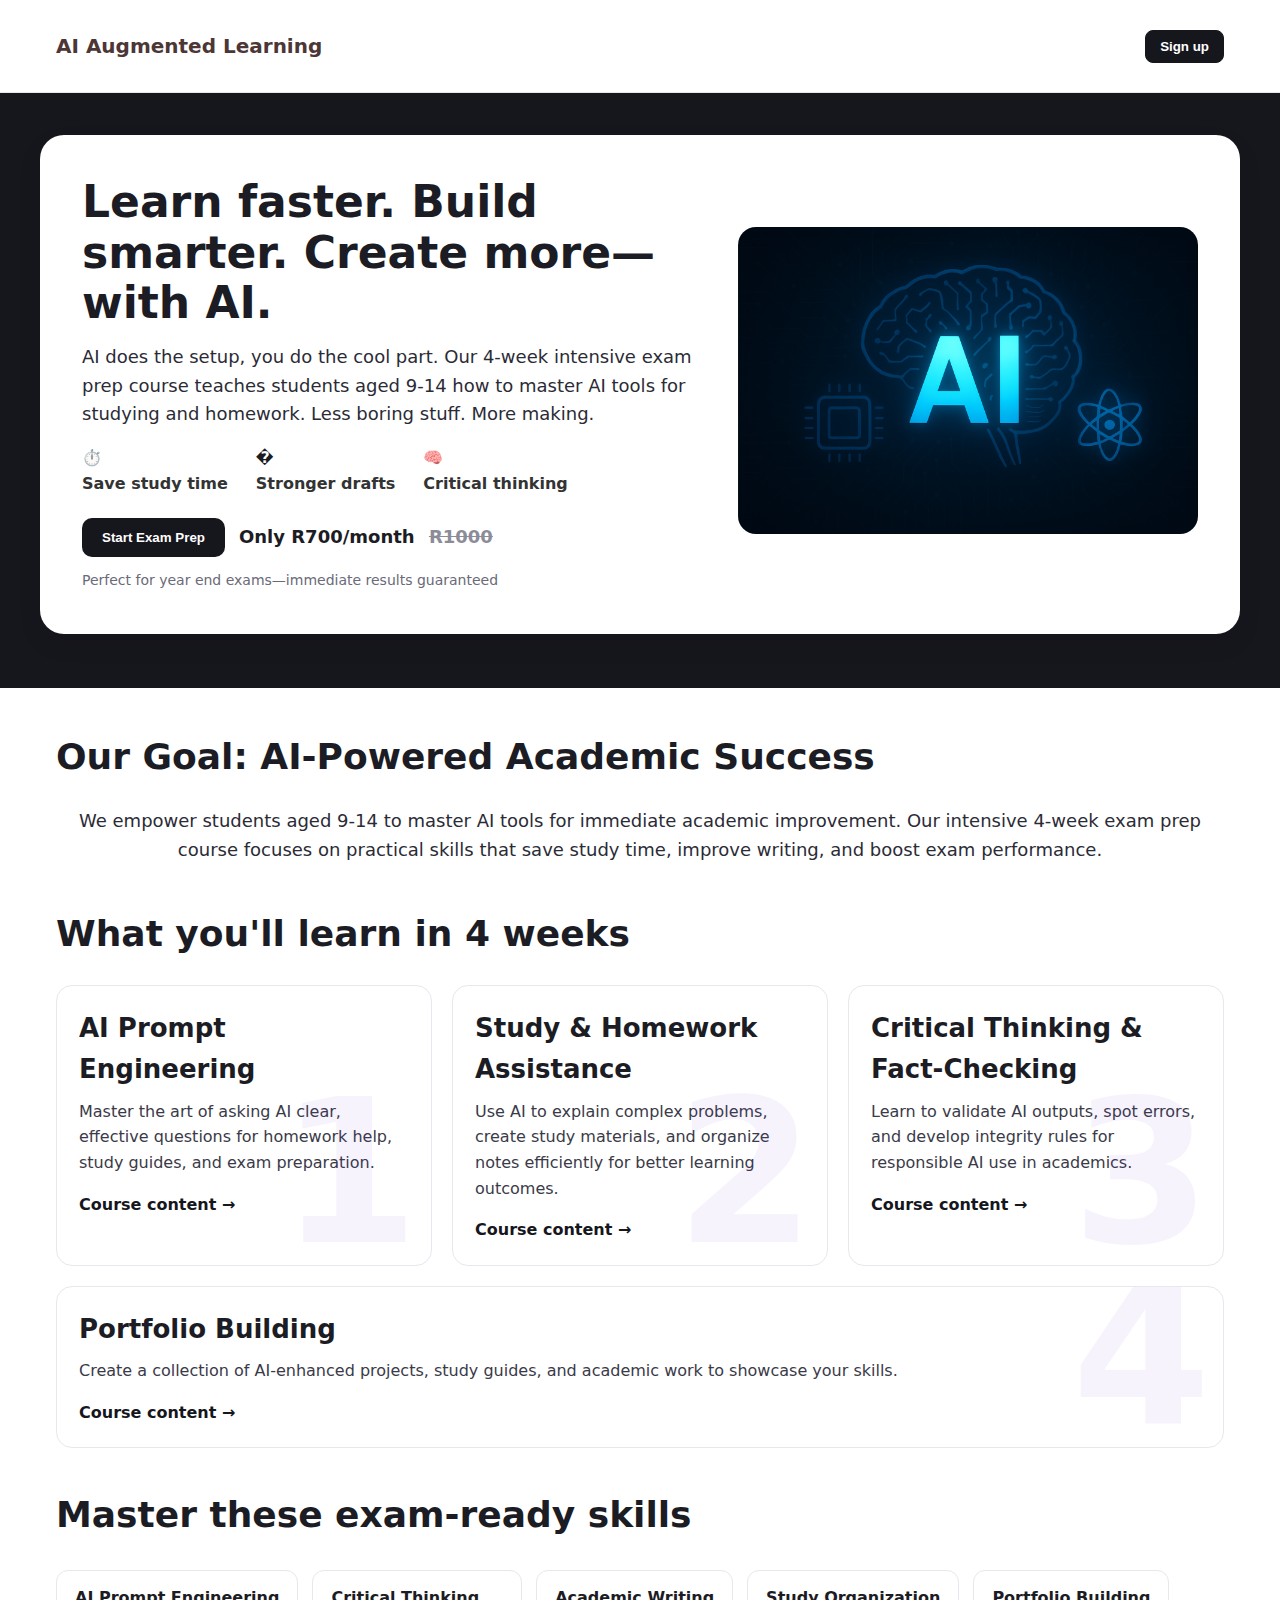
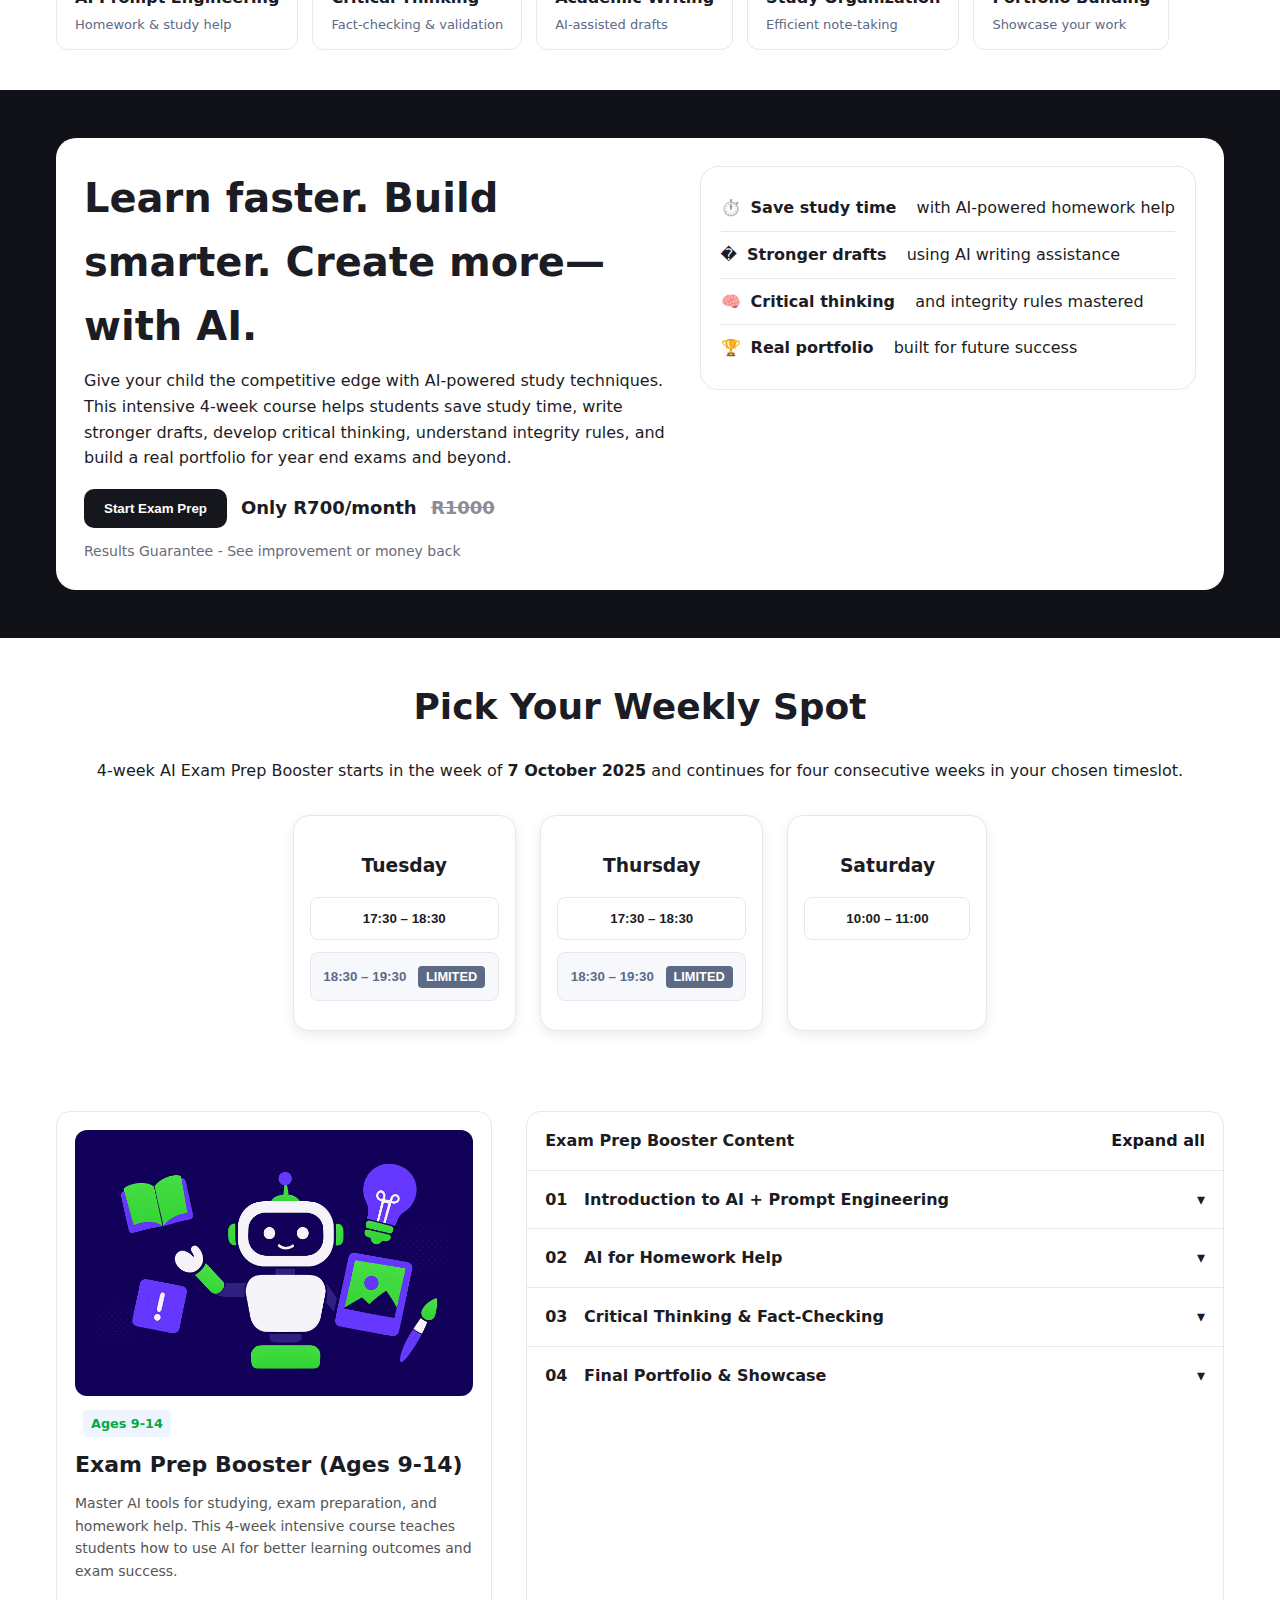
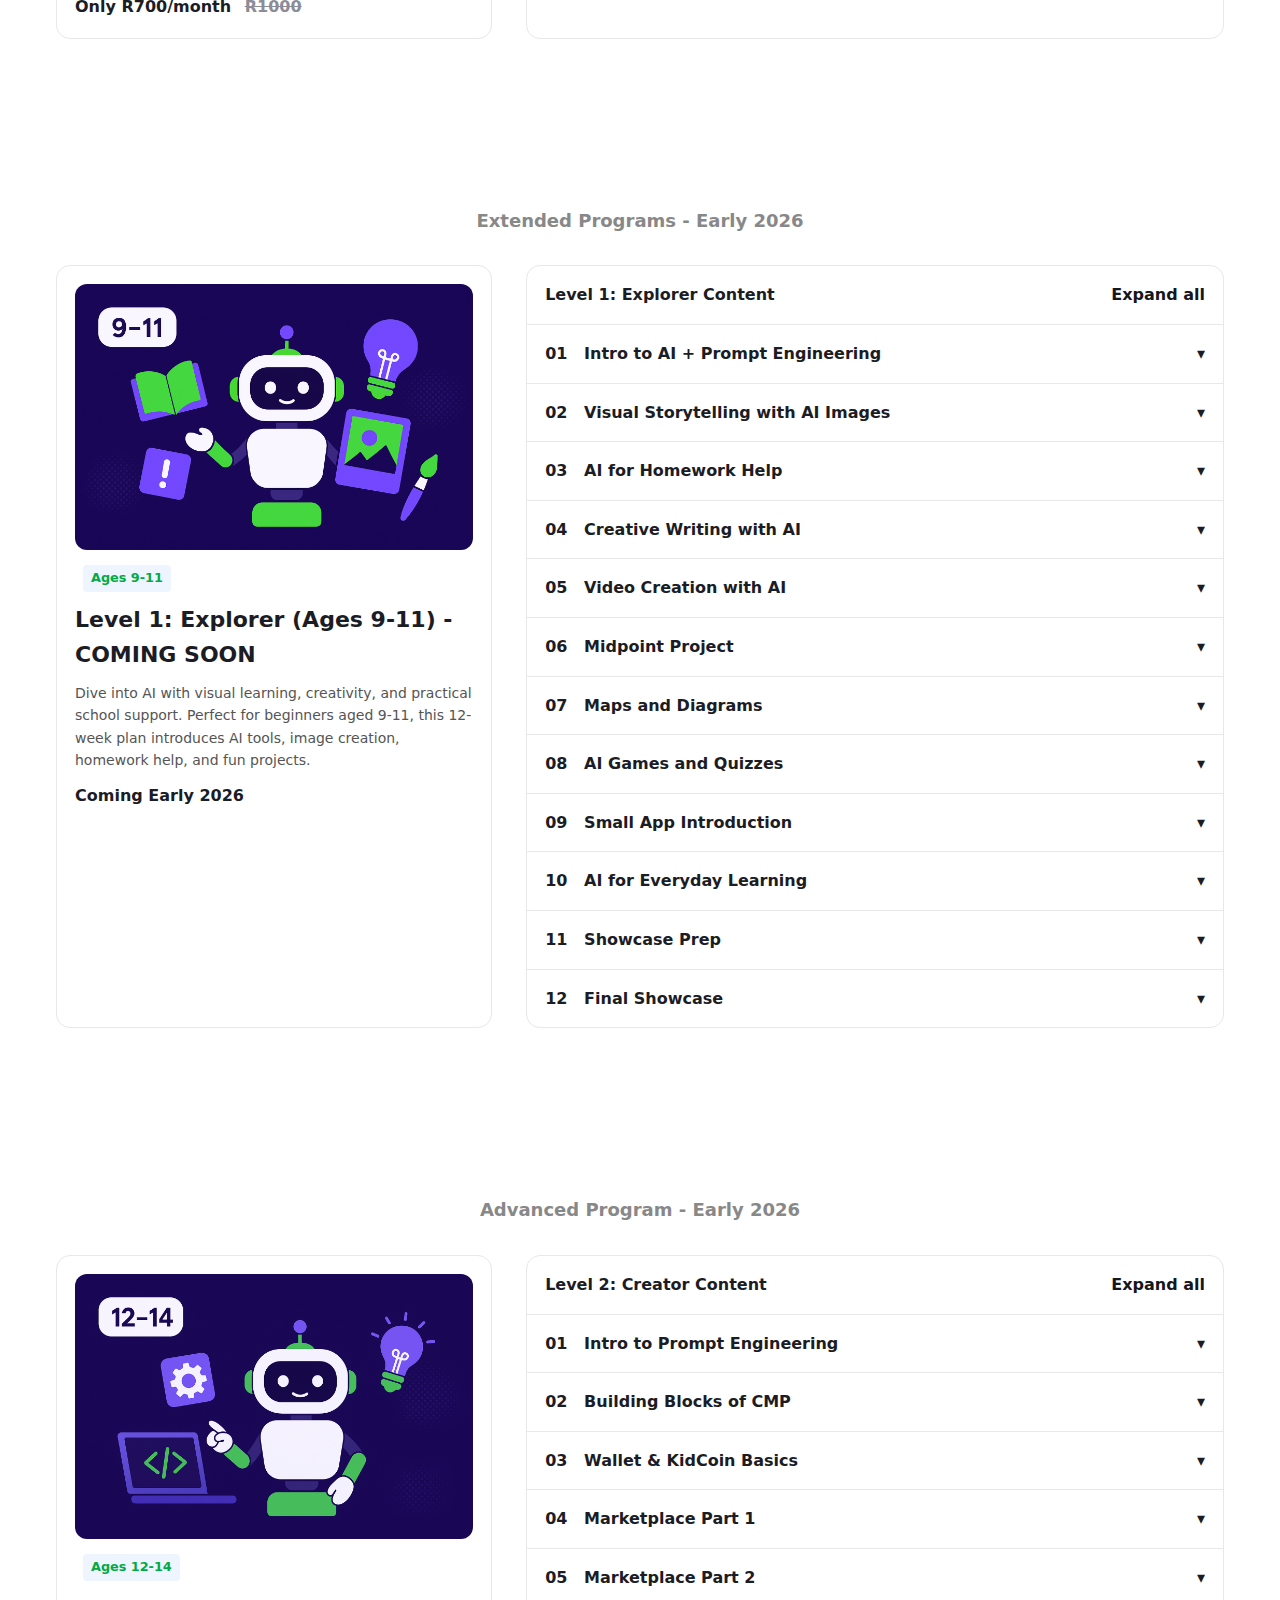
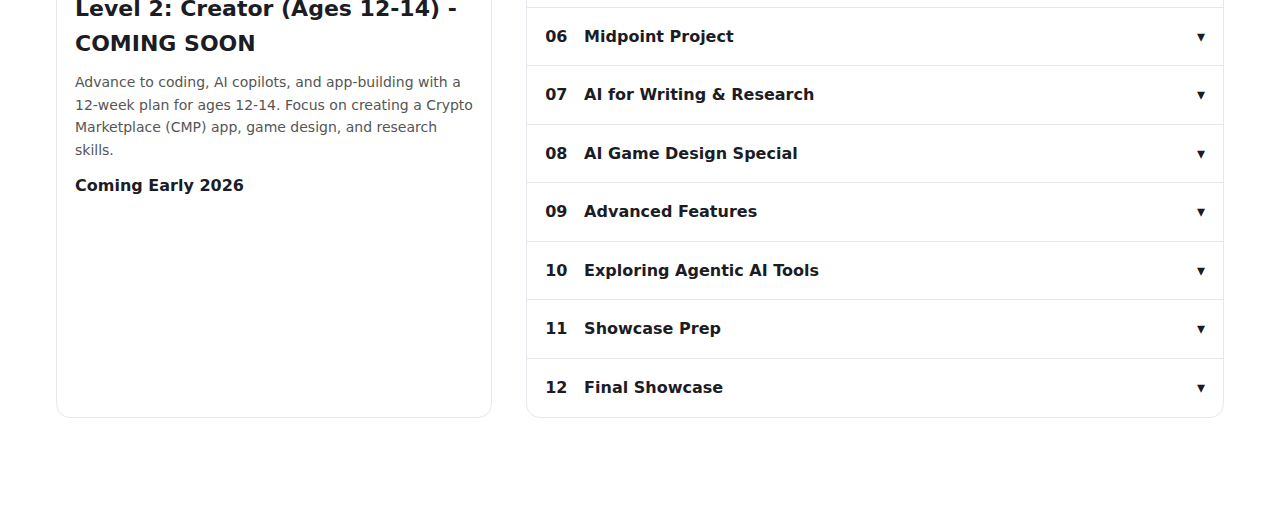
<file: index.html>
<!DOCTYPE html>
<html lang="en">
<head>
  <meta charset="UTF-8" />
  <meta name="viewport" content="width=device-width, initial-scale=1" />
  <title>AI Quest: Augmented Learning</title>
  <style>
    :root{
      --brand-purple:#16161d;
      --yellow-bg:#16161d;
      --dark-bg:#16161d;
      --light-bg:#f7f8fb;
      --white:#fff;
      --ink:#1c1c24;
      --muted:#5c6a86;
      --border:#e7e7ee;
    }
    *{box-sizing:border-box}
    body{margin:0;font-family:Inter,system-ui,-apple-system,Segoe UI,Roboto,Arial,sans-serif;color:var(--ink);background:var(--white);line-height:1.6}
    a{text-decoration:none;color:inherit}

    /* ======= TOP NAVBAR ======= */
    .topbar{
      position:sticky; top:0; z-index:1000;
      background:#fff; border-bottom:1px solid var(--border);
    }
    .topbar-inner{
      max-width:1200px; margin:0 auto;
      padding:10px 16px; display:flex; align-items:center; gap:14px; justify-content:space-between;
    }
    .brand{
      display:flex; align-items:center; gap:10px; white-space:nowrap;
      font-weight:800; color:#4d3636; font-size:20px;
    }
    .brand img{display:block; height:28px; width:auto}
    .left-group{display:flex; align-items:center; gap:14px}
    .pill-link{padding:6px 10px; border-radius:8px; background:#f7f7fb; border:1px solid var(--border); font-weight:600}
    .search{
      flex:1; position:relative; display:flex; align-items:center;
    }
    .search .icon{position:absolute; left:14px; font-size:18px}
    .search input{
      width:100%; padding:12px 14px 12px 42px; border-radius:999px;
      border:1px solid var(--border); background:#fafafa; outline:none;
      font-size:15px;
    }
    .right-group{
      display:flex; align-items:center; gap:14px; white-space:nowrap;
    }
    .right-group .ghost{background:#fff;border:1px solid var(--brand-purple);color:var(--brand-purple)}
    .right-group .solid{background:var(--brand-purple);color:#fff;border:1px solid var(--brand-purple)}
    .right-group button{padding:8px 14px;border-radius:8px;font-weight:700;cursor:pointer}
    .icon-btn{background:#fff;border:1px solid var(--border);padding:6px 10px;border-radius:8px}

    @media (max-width: 980px){
      .right-hide{display:none}
      .search input{padding:10px 12px 10px 38px}
    }

    /* ======= HERO ======= */
    .hero{
      background:var(--yellow-bg);
      padding:42px 16px 54px;
      display:flex; justify-content:center;
    }
    .hero-card{
      background:#fff; max-width:1200px; width:100%;
      border-radius:24px; box-shadow:0 10px 24px rgba(0,0,0,.08);
      display:flex; gap:36px; align-items:center; padding:42px;
    }
    .hero-text{flex:1; max-width:640px}
    .hero-text h1{margin:0 0 14px; font-size:44px; line-height:1.15}
    .hero-text p{margin:0 0 16px; color:#2b2b36; font-size:18px}
    .hero-stats{display:flex; gap:28px; margin:16px 0 22px; font-weight:800}
    .hero-stats div{text-align:left}
    .cta-line{display:flex; align-items:center; gap:14px; margin-bottom:12px}
    .btn{background:var(--brand-purple); color:#fff; padding:12px 20px; border:none; border-radius:10px; font-weight:800; cursor:pointer}
    .price{font-weight:800; font-size:18px}
    .price s{color:#8c8c99; margin-left:8px; font-weight:600}
    .subnote{color:#6a6a78; font-size:14px}
    .hero-img img{width:460px; max-width:100%; border-radius:18px}

    /* ======= GENERIC SECTION ======= */
    .section{max-width:1200px; margin:0 auto; padding:40px 16px}
    .section h2{font-size:36px; margin:0 0 22px}

    /* What you'll learn cards */
    .learn-cards{display:flex; gap:20px; flex-wrap:wrap}
    .learn-card{
      background:#fff; border:1px solid var(--border); border-radius:16px;
      padding:22px; flex:1; min-width:280px; position:relative; overflow:hidden;
    }
    .learn-card h3{margin:0 0 8px; font-size:26px}
    .learn-card p{margin:0 0 16px; color:#3a3a48}
    .learn-card .big-num{
      position:absolute; right:12px; bottom:-8px; font-size:200px; font-weight:900; color:rgba(108,43,217,.06); line-height:1;
      pointer-events:none; user-select:none;
    }
    .learn-card .link{font-weight:800; color:var(--brand-purple)}

    /* Skills badges */
    .skills{display:flex; gap:14px; flex-wrap:wrap; margin-top:26px}
    .skill{
      background:#fff; border:1px solid var(--border); border-radius:12px; padding:14px 18px;
      min-width:180px; display:flex; flex-direction:column; align-items:flex-start; gap:4px;
    }
    .skill strong{font-size:16px}
    .skill span{color:var(--muted); font-size:13px}

    /* Dark CTA panel */
    .dark-wrap{background:#111118}
    .dark-card{
      max-width:1200px; margin:0 auto; padding:48px 16px;
    }
    .dark-inner{
      background:#fff; border-radius:20px; padding:28px; display:flex; gap:34px; align-items:flex-start;
    }
    .dark-left{flex:1}
    .dark-left h3{font-size:40px; margin:0 0 10px}
    .dark-left p{margin:8px 0 18px}
    .dark-right{min-width:360px}
    .dark-right .box{
      background:#fff; border:1px solid var(--border); border-radius:18px; padding:18px 20px;
    }
    .feat{display:flex; align-items:center; gap:10px; padding:10px 0; border-bottom:1px solid var(--border)}
    .feat:last-child{border-bottom:none}

    /* Course + Accordion */
    .course-section{max-width:1200px; margin:0 auto 70px; padding:40px 16px}
    .course-grid{display:grid; grid-template-columns:1fr 1.6fr; gap:34px}
    .course-card{
      background:#fff; border:1px solid var(--border); border-radius:14px; padding:18px;
    }
    .course-card img{width:100%; border-radius:12px; display:block; margin-bottom:14px}
    .badge{display:inline-block; padding:4px 8px; border-radius:8px; background:#eef5ff; color:#0a4; font-weight:700; font-size:12px}
    .course-title{font-size:22px; font-weight:800; margin:10px 0}
    .course-small{color:#555; font-size:14px}
    .price-line{margin-top:12px; font-weight:900}
    .price-line s{color:#8c8c99; margin-left:8px; font-weight:600}

    .content-box{background:#fff; border:1px solid var(--border); border-radius:14px}
    .content-head{padding:16px 18px; border-bottom:1px solid var(--border); display:flex; justify-content:space-between; align-items:center; font-weight:800}
    .module{border-bottom:1px solid var(--border)}
    .module:last-child{border-bottom:none}
    .module-header{padding:16px 18px; display:flex; justify-content:space-between; align-items:center; cursor:pointer; font-weight:800}
    .module-body{display:none; padding:0 18px 18px; color:#333}
    .module.active .module-body{display:block}

    @media (max-width: 900px){
      .hero-card{flex-direction:column; text-align:left}
      .hero-text{max-width:none}
      .course-grid{grid-template-columns:1fr}
      .dark-inner{flex-direction:column}
      .dark-right{width:100%}
    }

    .schedule {
      max-width: 1200px;
      margin: 0 auto;
      padding: 40px 16px;
      text-align: center;
      background: var(--white);
      color: var(--ink);
    }
    .schedule h2 {
      font-size: 36px;
      margin: 0 0 22px;
    }
    .schedule .highlight {
      background: var(--brand-purple);
      color: var(--white);
      padding: 0.2rem 0.6rem;
      border-radius: 6px;
    }
    .days {
      display: flex;
      justify-content: center;
      gap: 1.5rem;
      margin-top: 2rem;
      flex-wrap: wrap;
    }
    .day-card {
      flex: 0 0 auto;
      min-width: 200px;
      max-width: 250px;
    }
    .day-card {
      background: var(--white);
      border: 1px solid var(--border);
      border-radius: 1rem;
      padding: 1rem;
      box-shadow: 0 4px 12px rgba(0,0,0,.08);
    }
    .day-card h3 {
      margin-bottom: 1rem;
      color: var(--ink);
      font-weight: 800;
    }
    .slot {
      display: block;
      width: 100%;
      padding: 0.8rem;
      margin-bottom: 0.8rem;
      border-radius: 8px;
      border: 1px solid var(--border);
      background: var(--white);
      color: var(--ink);
      font-weight: bold;
      cursor: pointer;
      transition: 0.3s;
    }
    .slot:hover {
      background: var(--brand-purple);
      color: var(--white);
      border-color: var(--brand-purple);
    }
    .slot.soldout {
      background: var(--light-bg);
      color: var(--muted);
      cursor: not-allowed;
      border-color: var(--border);
    }
    .slot.limited {
      background: var(--light-bg);
      color: var(--ink);
      border-color: var(--border);
    }
    .badge {
      font-size: 0.8rem;
      font-weight: bold;
      margin-left: 8px;
      padding: 0.2rem 0.5rem;
      border-radius: 4px;
    }
    .badge.red {
      background: var(--muted);
      color: var(--white);
    }
    .badge.yellow {
      background: var(--border);
      color: var(--ink);
    }
  </style>
</head>
<body>

  <!-- ======= NAVBAR ======= -->
  <div class="topbar">
    <div class="topbar-inner">
      <div class="left-group">
        <p class="brand">AI Augmented Learning</p>
      </div>

      <div class="right-group">
        <a href="signup.html"><button class="solid">Sign up</button></a>
      </div>
    </div>
  </div>

  <!-- ======= HERO ======= -->
  <section class="hero">
    <div class="hero-card">
      <div class="hero-text">
        <h1>Learn faster. Build smarter. Create more—with AI.</h1>
        <p>AI does the setup, you do the cool part. Our 4-week intensive exam prep course teaches students aged 9-14 how to master AI tools for studying and homework. Less boring stuff. More making.</p>

        <div class="hero-stats">
          <div>⏱️ <br><span style="font-weight:700;color:#333">Save study time</span></div>
          <div>� <br><span style="font-weight:700;color:#333">Stronger drafts</span></div>
          <div>🧠 <br><span style="font-weight:700;color:#333">Critical thinking</span></div>
        </div>

        <div class="cta-line">
          <a href="signup.html"><button class="btn">Start Exam Prep</button></a>
          <div class="price">Only R700/month <s>R1000</s></div>
        </div>
        <div class="subnote">Perfect for year end exams—immediate results guaranteed</div>
      </div>

      <div class="hero-img">
        <img src="ai-hero.png" alt="AI Quest hero image">      
      </div>
    </div>
  </section>

  <!-- ======= WHAT YOU'LL LEARN ======= -->
  <section class="section">
    <h2>Our Goal: AI-Powered Academic Success</h2>
    <p style="text-align: center; font-size: 18px; margin-bottom: 40px; color: #2b2b36;">
      We empower students aged 9-14 to master AI tools for immediate academic improvement. Our intensive 4-week exam prep course focuses on practical skills that save study time, improve writing, and boost exam performance.
    </p>
    
    <h2>What you'll learn in 4 weeks</h2>
    <div class="learn-cards">
      <article class="learn-card">
        <h3>AI Prompt Engineering</h3>
        <p>Master the art of asking AI clear, effective questions for homework help, study guides, and exam preparation.</p>
        <a class="link" href="#exam-prep">Course content →</a>
        <div class="big-num">1</div>
      </article>
      <article class="learn-card">
        <h3>Study & Homework Assistance</h3>
        <p>Use AI to explain complex problems, create study materials, and organize notes efficiently for better learning outcomes.</p>
        <a class="link" href="#exam-prep">Course content →</a>
        <div class="big-num">2</div>
      </article>
      <article class="learn-card">
        <h3>Critical Thinking & Fact-Checking</h3>
        <p>Learn to validate AI outputs, spot errors, and develop integrity rules for responsible AI use in academics.</p>
        <a class="link" href="#exam-prep">Course content →</a>
        <div class="big-num">3</div>
      </article>
      <article class="learn-card">
        <h3>Portfolio Building</h3>
        <p>Create a collection of AI-enhanced projects, study guides, and academic work to showcase your skills.</p>
        <a class="link" href="#exam-prep">Course content →</a>
        <div class="big-num">4</div>
      </article>
    </div>

    <h2 style="margin-top:38px">Master these exam-ready skills</h2>
    <div class="skills">
      <div class="skill"><strong>AI Prompt Engineering</strong><span>Homework & study help</span></div>
      <div class="skill"><strong>Critical Thinking</strong><span>Fact-checking & validation</span></div>
      <div class="skill"><strong>Academic Writing</strong><span>AI-assisted drafts</span></div>
      <div class="skill"><strong>Study Organization</strong><span>Efficient note-taking</span></div>
      <div class="skill"><strong>Portfolio Building</strong><span>Showcase your work</span></div>
    </div>
  </section>

  <!-- ======= DARK CTA ======= -->
  <div class="dark-wrap">
    <div class="dark-card">
      <div class="dark-inner">
        <div class="dark-left">
          <h3>Learn faster. Build smarter. Create more—with AI.</h3>
          <p>Give your child the competitive edge with AI-powered study techniques. This intensive 4-week course helps students save study time, write stronger drafts, develop critical thinking, understand integrity rules, and build a real portfolio for year end exams and beyond.</p>
          <div class="cta-line">
            <a href="signup.html"><button class="btn">Start Exam Prep</button></a>
            <div class="price">Only R700/month <s>R1000</s></div>
          </div>
          <div class="subnote">Results Guarantee - See improvement or money back</div>
        </div>
        <div class="dark-right">
          <div class="box">
            <div class="feat">⏱️ <strong>Save study time</strong>&nbsp; with AI-powered homework help</div>
            <div class="feat">� <strong>Stronger drafts</strong>&nbsp; using AI writing assistance</div>
            <div class="feat">🧠 <strong>Critical thinking</strong>&nbsp; and integrity rules mastered</div>
            <div class="feat">🏆 <strong>Real portfolio</strong>&nbsp; built for future success</div>
          </div>
        </div>
      </div>
    </div>
  </div>

  <!-- ======= SCHEDULE ======= -->
  <section class="schedule">
  <h2>Pick Your Weekly Spot</h2>
  <p>4-week AI Exam Prep Booster starts in the week of <strong>7 October 2025</strong>
     and continues for four consecutive weeks in your chosen timeslot.</p>  <div class="days">
    <div class="day-card">
      <h3>Tuesday</h3>
      <a href="signup.html"><button class="slot">17:30 – 18:30</button></a>
      <a href="signup.html"><button class="slot soldout">18:30 – 19:30 <span class="badge red">LIMITED</span></button></a>
    </div>
    
    <div class="day-card">
      <h3>Thursday</h3>
      <a href="signup.html"><button class="slot">17:30 – 18:30</button></a>
      <a href="signup.html"><button class="slot soldout">18:30 – 19:30 <span class="badge red">LIMITED</span></button></a>
    </div>
    
    <div class="day-card">
      <h3>Saturday</h3>
      <a href="signup.html"><button class="slot">10:00 – 11:00</button></a>
    </div>
  </div>
</section>

  <!-- ======= EXAM PREP COURSE + ACCORDION ======= -->
  <section class="course-section" id="exam-prep">
    <div class="course-grid">
      <aside class="course-card">
        <img src="level-0.png" alt="Exam Prep Booster thumbnail">
        <span class="badge">Ages 9-14</span>
        <div class="course-title">Exam Prep Booster (Ages 9-14)</div>
        <div class="course-small">Master AI tools for studying, exam preparation, and homework help. This 4-week intensive course teaches students how to use AI for better learning outcomes and exam success.</div>
        <div class="price-line">Only R700/month <s>R1000</s></div>
      </aside>

      <div class="content-box">
        <div class="content-head">
          <div>Exam Prep Booster Content</div>
          <a href="#" style="color:var(--brand-purple); font-weight:800">Expand all</a>
        </div>

        <div class="module">
          <div class="module-header">01 &nbsp; Introduction to AI + Prompt Engineering <span>▾</span></div>
          <div class="module-body">Learn what AI is and how to write prompts that produce clear, useful answers for schoolwork.</div>
        </div>
        <div class="module">
          <div class="module-header">02 &nbsp; AI for Homework Help <span>▾</span></div>
          <div class="module-body">Use AI to explain math problems, summarize lessons, and create personalized study guides.</div>
        </div>
        <div class="module">
          <div class="module-header">03 &nbsp; Critical Thinking & Fact-Checking <span>▾</span></div>
          <div class="module-body">Spot errors, validate information, and safely challenge AI with tricky questions.</div>
        </div>
        <div class="module">
          <div class="module-header">04 &nbsp; Final Portfolio & Showcase <span>▾</span></div>
          <div class="module-body">Build your final project portfolio, demonstrate AI skills for schoolwork, and celebrate achievements with certificates.</div>
        </div>
      </div>
    </div>
  </section>

  <!-- ======= COURSE + ACCORDION ======= -->
  <section class="course-section">
    <h3 style="text-align: center; color: #888; font-size: 18px; margin-bottom: 30px; font-weight: 600;">Extended Programs - Early 2026</h3>
    <div class="course-grid">
      <aside class="course-card">
        <img src="level-1.png" alt="Level 1 Explorer thumbnail">
        <span class="badge">Ages 9-11</span>
        <div class="course-title">Level 1: Explorer (Ages 9-11) - COMING SOON</div >
        <div class="course-small">Dive into AI with visual learning, creativity, and practical school support. Perfect for beginners aged 9-11, this 12-week plan introduces AI tools, image creation, homework help, and fun projects.</div>
        <div class="price-line">Coming Early 2026</div>
      </aside>

      <div class="content-box">
        <div class="content-head">
          <div>Level 1: Explorer Content</div>
          <a href="#" style="color:var(--brand-purple); font-weight:800">Expand all</a>
        </div>

        <div class="module">
          <div class="module-header">01 &nbsp; Intro to AI + Prompt Engineering <span>▾</span></div>
          <div class="module-body">Learn clear AI questions, generate silly images, tie to homework.</div>
        </div>
        <div class="module">
          <div class="module-header">02 &nbsp; Visual Storytelling with AI Images <span>▾</span></div>
          <div class="module-body">Create posters/characters, edit with AI, illustrate a school topic.</div>
        </div>
        <div class="module">
          <div class="module-header">03 &nbsp; AI for Homework Help <span>▾</span></div>
          <div class="module-body">AI explains math, generates study guides, creates riddles.</div>
        </div>
        <div class="module">
          <div class="module-header">04 &nbsp; Creative Writing with AI <span>▾</span></div>
          <div class="module-body">Generate story ideas, edit with AI, create a class mascot.</div>
        </div>
        <div class="module">
          <div class="module-header">05 &nbsp; Video Creation with AI <span>▾</span></div>
          <div class="module-body">Turn prompts into clips, make a mini explainer video.</div>
        </div>
        <div class="module">
          <div class="module-header">06 &nbsp; Midpoint Project <span>▾</span></div>
          <div class="module-body">Combine text, images, video for a mini school presentation.</div>
        </div>
        <div class="module">
          <div class="module-header">07 &nbsp; Maps and Diagrams <span>▾</span></div>
          <div class="module-body">Generate diagrams (e.g., solar system), build a treasure map.</div>
        </div>
        <div class="module">
          <div class="module-header">08 &nbsp; AI Games and Quizzes <span>▾</span></div>
          <div class="module-body">Generate flashcards, create a trivia quiz.</div>
        </div>
        <div class="module">
          <div class="module-header">09 &nbsp; Small App Introduction <span>▾</span></div>
          <div class="module-body">Build a basic CMP splash screen, personalize it.</div>
        </div>
        <div class="module">
          <div class="module-header">10 &nbsp; AI for Everyday Learning <span>▾</span></div>
          <div class="module-body">Safe fact-checking, challenge AI with trick questions.</div>
        </div>
        <div class="module">
          <div class="module-header">11 &nbsp; Showcase Prep <span>▾</span></div>
          <div class="module-body">Final project (story, video, poster, app), peer feedback.</div>
        </div>
        <div class="module">
          <div class="module-header">12 &nbsp; Final Showcase <span>▾</span></div>
          <div class="module-body">Present to group/parents, receive certificates.</div>
        </div>
      </div>
    </div>
  </section>

  <!-- ======= LEVEL 2 COURSE + ACCORDION ======= -->
  <section class="course-section">
    <h3 style="text-align: center; color: #888; font-size: 18px; margin-bottom: 30px; font-weight: 600;">Advanced Program - Early 2026</h3>
    <div class="course-grid">
      <aside class="course-card">
        <img src="level-2.png" alt="Level 2 Creator thumbnail">
        <span class="badge">Ages 12-14</span>
        <div class="course-title">Level 2: Creator (Ages 12-14) - COMING SOON</div>
        <div class="course-small">Advance to coding, AI copilots, and app-building with a 12-week plan for ages 12-14. Focus on creating a Crypto Marketplace (CMP) app, game design, and research skills.</div>
        <div class="price-line">Coming Early 2026</div>
      </aside>

      <div class="content-box">
        <div class="content-head">
          <div>Level 2: Creator Content</div>
          <a href="#" style="color:var(--brand-purple); font-weight:800">Expand all</a>
        </div>

        <div class="module">
          <div class="module-header">01 &nbsp; Intro to Prompt Engineering <span>▾</span></div>
          <div class="module-body">Advanced prompting, crazy game ideas, scaffold CMP setup.</div>
        </div>
        <div class="module">
          <div class="module-header">02 &nbsp; Building Blocks of CMP <span>▾</span></div>
          <div class="module-body">Create splash screen/navigation, customize branding, intro to AI copilot.</div>
        </div>
        <div class="module">
          <div class="module-header">03 &nbsp; Wallet & KidCoin Basics <span>▾</span></div>
          <div class="module-body">Build wallet screen, summarize economics with AI.</div>
        </div>
        <div class="module">
          <div class="module-header">04 &nbsp; Marketplace Part 1 <span>▾</span></div>
          <div class="module-body">Create UI with AI code, design coin names/branding.</div>
        </div>
        <div class="module">
          <div class="module-header">05 &nbsp; Marketplace Part 2 <span>▾</span></div>
          <div class="module-body">Add trading logic, popularity rankings, simulate trading game.</div>
        </div>
        <div class="module">
          <div class="module-header">06 &nbsp; Midpoint Project <span>▾</span></div>
          <div class="module-body">Showcase coin/trading feature, add AI-generated coin art.</div>
        </div>
        <div class="module">
          <div class="module-header">07 &nbsp; AI for Writing & Research <span>▾</span></div>
          <div class="module-body">Generate/refine essays, write a sci-fi coin backstory.</div>
        </div>
        <div class="module">
          <div class="module-header">08 &nbsp; AI Game Design Special <span>▾</span></div>
          <div class="module-body">Brainstorm mechanics, build text-based game, group play.</div>
        </div>
        <div class="module">
          <div class="module-header">09 &nbsp; Advanced Features <span>▾</span></div>
          <div class="module-body">Test/debug AI code, enhance app with inventory/customization.</div>
        </div>
        <div class="module">
          <div class="module-header">10 &nbsp; Exploring Agentic AI Tools <span>▾</span></div>
          <div class="module-body">Use copilots/agents, design a helper bot.</div>
        </div>
        <div class="module">
          <div class="module-header">11 &nbsp; Showcase Prep <span>▾</span></div>
          <div class="module-body">Polish app/game, add AI art/video/audio.</div>
        </div>
        <div class="module">
          <div class="module-header">12 &nbsp; Final Showcase <span>▾</span></div>
          <div class="module-body">Present apps/projects, receive certificates/creator recognition.</div>
        </div>
      </div>
    </div>
  </section>

  <script>
    // Accordion toggle
    document.querySelectorAll('.module').forEach(m => {
      m.querySelector('.module-header').addEventListener('click', () => {
        m.classList.toggle('active');
      });
    });

    // Optional: "Expand all" link behavior
    const expandAll = document.querySelector('.content-head a');
    if (expandAll) {
      expandAll.addEventListener('click', (e) => {
        e.preventDefault();
        const modules = [...document.querySelectorAll('.module')];
        const allOpen = modules.every(m => m.classList.contains('active'));
        modules.forEach(m => m.classList.toggle('active', !allOpen));
      });
    }
  </script>
</body>
</html>
</file>
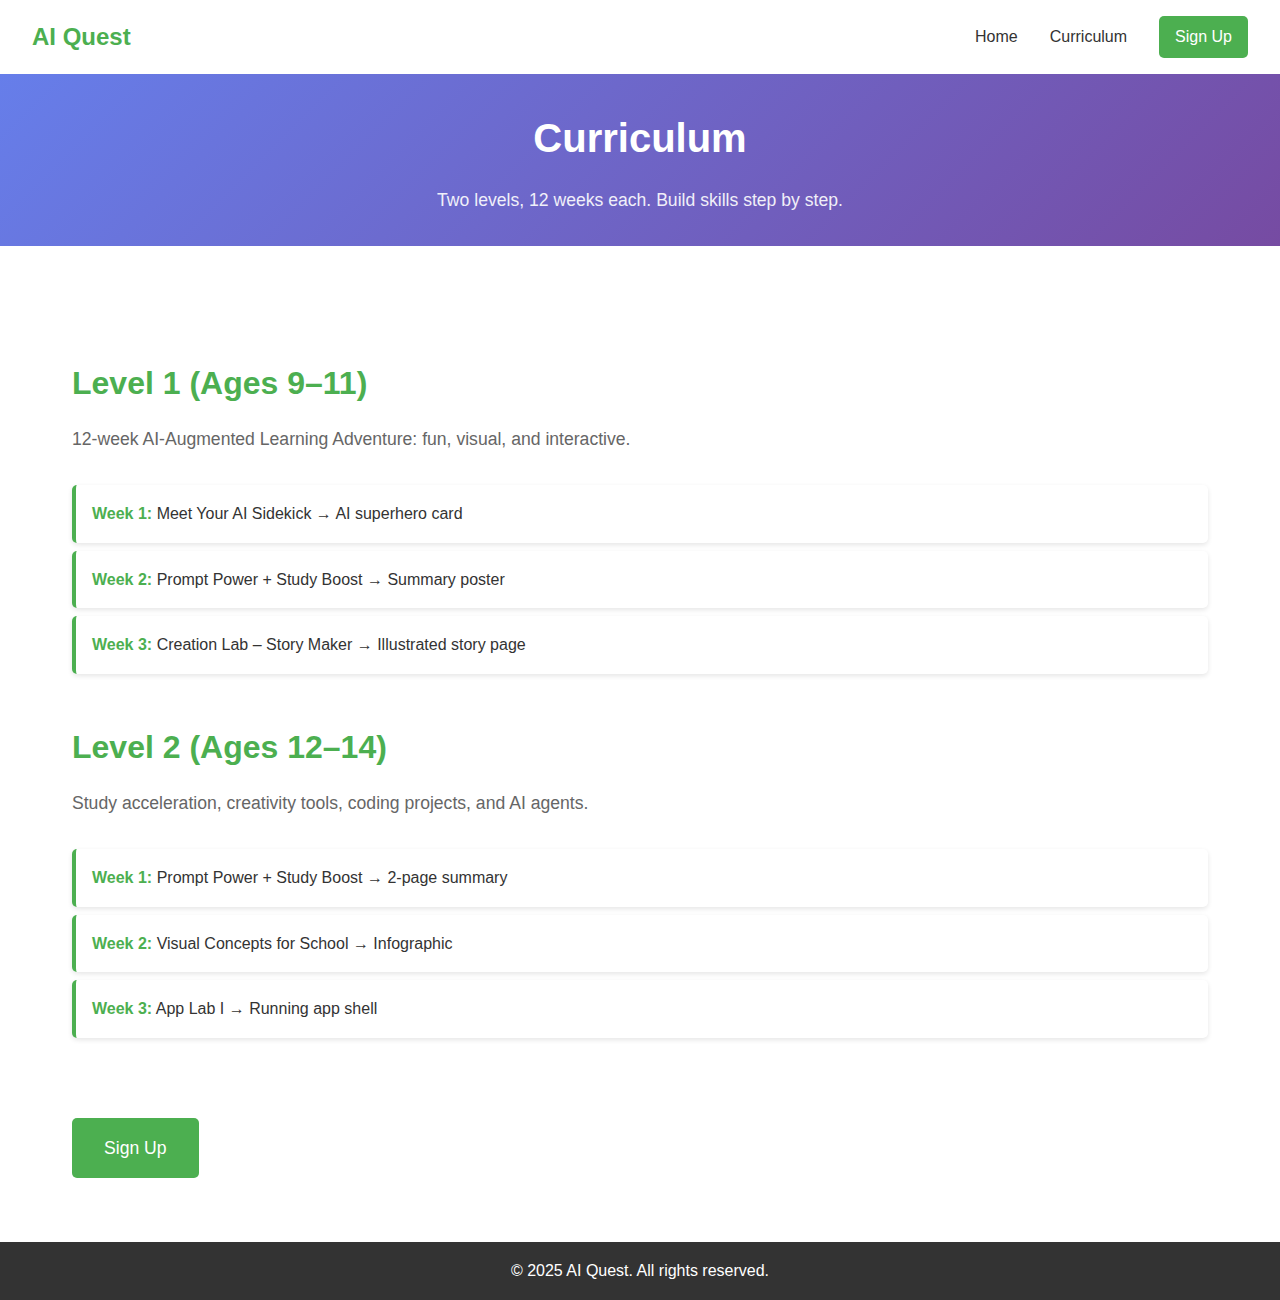
<file: curriculum.html>
<!DOCTYPE html>
<html lang="en">
<head>
  <meta charset="UTF-8" />
  <meta name="viewport" content="width=device-width, initial-scale=1.0" />
  <title>AI Quest — Curriculum</title>
  <link rel="stylesheet" href="style.css" />
</head>
<body>
  <header>
    <div class="logo">AI Quest</div>
    <nav>
      <a href="index.html">Home</a>
      <a href="curriculum.html">Curriculum</a>
      <a href="signup.html" class="btn">Sign Up</a>
    </nav>
  </header>

  <section class="hero small">
    <h1>Curriculum</h1>
    <p>Two levels, 12 weeks each. Build skills step by step.</p>
  </section>

  <section class="curriculum">
    <h2>Level 1 (Ages 9–11)</h2>
    <p>12-week AI-Augmented Learning Adventure: fun, visual, and interactive.</p>
    <ul class="weeks">
      <li><strong>Week 1:</strong> Meet Your AI Sidekick → AI superhero card</li>
      <li><strong>Week 2:</strong> Prompt Power + Study Boost → Summary poster</li>
      <li><strong>Week 3:</strong> Creation Lab – Story Maker → Illustrated story page</li>
      <!-- … continue with full 12 weeks … -->
    </ul>

    <h2>Level 2 (Ages 12–14)</h2>
    <p>Study acceleration, creativity tools, coding projects, and AI agents.</p>
    <ul class="weeks">
      <li><strong>Week 1:</strong> Prompt Power + Study Boost → 2-page summary</li>
      <li><strong>Week 2:</strong> Visual Concepts for School → Infographic</li>
      <li><strong>Week 3:</strong> App Lab I → Running app shell</li>
      <!-- … continue with full 12 weeks … -->
    </ul>

    <a href="signup.html" class="btn">Sign Up</a>
  </section>

  <footer>
    <p>© 2025 AI Quest. All rights reserved.</p>
  </footer>
</body>
</html>
</file>
<file: style.css>
/* Basic CSS Reset */
* {
  margin: 0;
  padding: 0;
  box-sizing: border-box;
}

body {
  font-family: Arial, sans-serif;
  line-height: 1.6;
  color: #333;
}

/* Header Styles */
header {
  background: #fff;
  padding: 1rem 2rem;
  box-shadow: 0 2px 5px rgba(0,0,0,0.1);
  display: flex;
  justify-content: space-between;
  align-items: center;
}

.logo {
  font-size: 1.5rem;
  font-weight: bold;
  color: #4CAF50;
}

nav {
  display: flex;
  gap: 2rem;
  align-items: center;
}

nav a {
  text-decoration: none;
  color: #333;
  transition: color 0.3s;
}

nav a:hover {
  color: #4CAF50;
}

.btn {
  background: #4CAF50;
  color: white !important;
  padding: 0.5rem 1rem;
  border-radius: 5px;
  text-decoration: none;
  transition: background 0.3s;
}

.btn:hover {
  background: #45a049;
}

/* Main Content */
main {
  padding: 2rem;
  min-height: 60vh;
}

h1 {
  color: #333;
  margin-bottom: 1rem;
}

/* Footer */
footer {
  background: #333;
  color: white;
  text-align: center;
  padding: 1rem;
  margin-top: auto;
}

/* Hero Section */
.hero {
  background: linear-gradient(135deg, #667eea 0%, #764ba2 100%);
  color: white;
  padding: 4rem 2rem;
  text-align: center;
}

.hero-content h1 {
  font-size: 3rem;
  margin-bottom: 1rem;
  color: white;
}

.tagline {
  font-size: 1.2rem;
  margin-bottom: 2rem;
  opacity: 0.9;
}

/* Why Section */
.why {
  padding: 4rem 2rem;
  text-align: center;
}

.why h2 {
  font-size: 2.5rem;
  margin-bottom: 3rem;
}

.cards {
  display: grid;
  grid-template-columns: repeat(auto-fit, minmax(300px, 1fr));
  gap: 2rem;
  max-width: 1200px;
  margin: 0 auto;
}

.card {
  background: white;
  padding: 2rem;
  border-radius: 10px;
  box-shadow: 0 5px 15px rgba(0,0,0,0.1);
  transition: transform 0.3s;
}

.card:hover {
  transform: translateY(-5px);
}

.card h3 {
  color: #4CAF50;
  margin-bottom: 1rem;
}

/* Small Hero Section for other pages */
.hero.small {
  padding: 2rem;
  background: linear-gradient(135deg, #667eea 0%, #764ba2 100%);
  color: white;
  text-align: center;
}

.hero.small h1 {
  font-size: 2.5rem;
  margin-bottom: 1rem;
  color: white;
}

.hero.small p {
  font-size: 1.1rem;
  opacity: 0.9;
}

/* Curriculum Section */
.curriculum {
  padding: 4rem 2rem;
  max-width: 1200px;
  margin: 0 auto;
}

.curriculum h2 {
  color: #4CAF50;
  font-size: 2rem;
  margin: 3rem 0 1rem 0;
}

.curriculum p {
  font-size: 1.1rem;
  margin-bottom: 2rem;
  color: #666;
}

.weeks {
  list-style: none;
  padding: 0;
  margin-bottom: 3rem;
}

.weeks li {
  background: white;
  padding: 1rem;
  margin-bottom: 0.5rem;
  border-left: 4px solid #4CAF50;
  box-shadow: 0 2px 5px rgba(0,0,0,0.1);
  border-radius: 5px;
}

.weeks strong {
  color: #4CAF50;
}

.curriculum .btn {
  display: inline-block;
  margin-top: 2rem;
  font-size: 1.1rem;
  padding: 1rem 2rem;
}

/* Pricing Section */
.pricing {
  padding: 4rem 2rem;
  background: #f5f5f5;
  text-align: center;
}

.price-card {
  background: white;
  padding: 3rem;
  border-radius: 15px;
  box-shadow: 0 10px 30px rgba(0,0,0,0.1);
  max-width: 500px;
  margin: 0 auto;
}

.price-card h2 {
  color: #4CAF50;
  font-size: 2rem;
  margin-bottom: 1rem;
}

.price {
  font-size: 2.5rem;
  font-weight: bold;
  color: #333;
  margin-bottom: 2rem;
}

.price del {
  font-size: 1.5rem;
  color: #999;
  margin-left: 1rem;
}

.price-card ul {
  list-style: none;
  padding: 0;
  margin-bottom: 2rem;
  text-align: left;
}

.price-card li {
  padding: 0.5rem 0;
  border-bottom: 1px solid #eee;
  position: relative;
  padding-left: 1.5rem;
}

.price-card li:before {
  content: "✓";
  color: #4CAF50;
  font-weight: bold;
  position: absolute;
  left: 0;
}

.price-card .btn {
  font-size: 1.2rem;
  padding: 1rem 2rem;
}

/* Responsive Design */
@media (max-width: 768px) {
  header {
    flex-direction: column;
    gap: 1rem;
    padding: 1rem;
  }
  
  nav {
    gap: 1rem;
  }
  
  .hero-content h1 {
    font-size: 2rem;
  }
  
  .hero.small h1 {
    font-size: 2rem;
  }
  
  .why h2, .curriculum h2 {
    font-size: 1.8rem;
  }
  
  .cards {
    grid-template-columns: 1fr;
    gap: 1rem;
  }
  
  .card, .price-card {
    padding: 1.5rem;
  }
  
  .curriculum, .pricing, .why {
    padding: 2rem 1rem;
  }
  
  .price {
    font-size: 2rem;
  }
  
  .price del {
    font-size: 1.2rem;
  }
}
</file>
